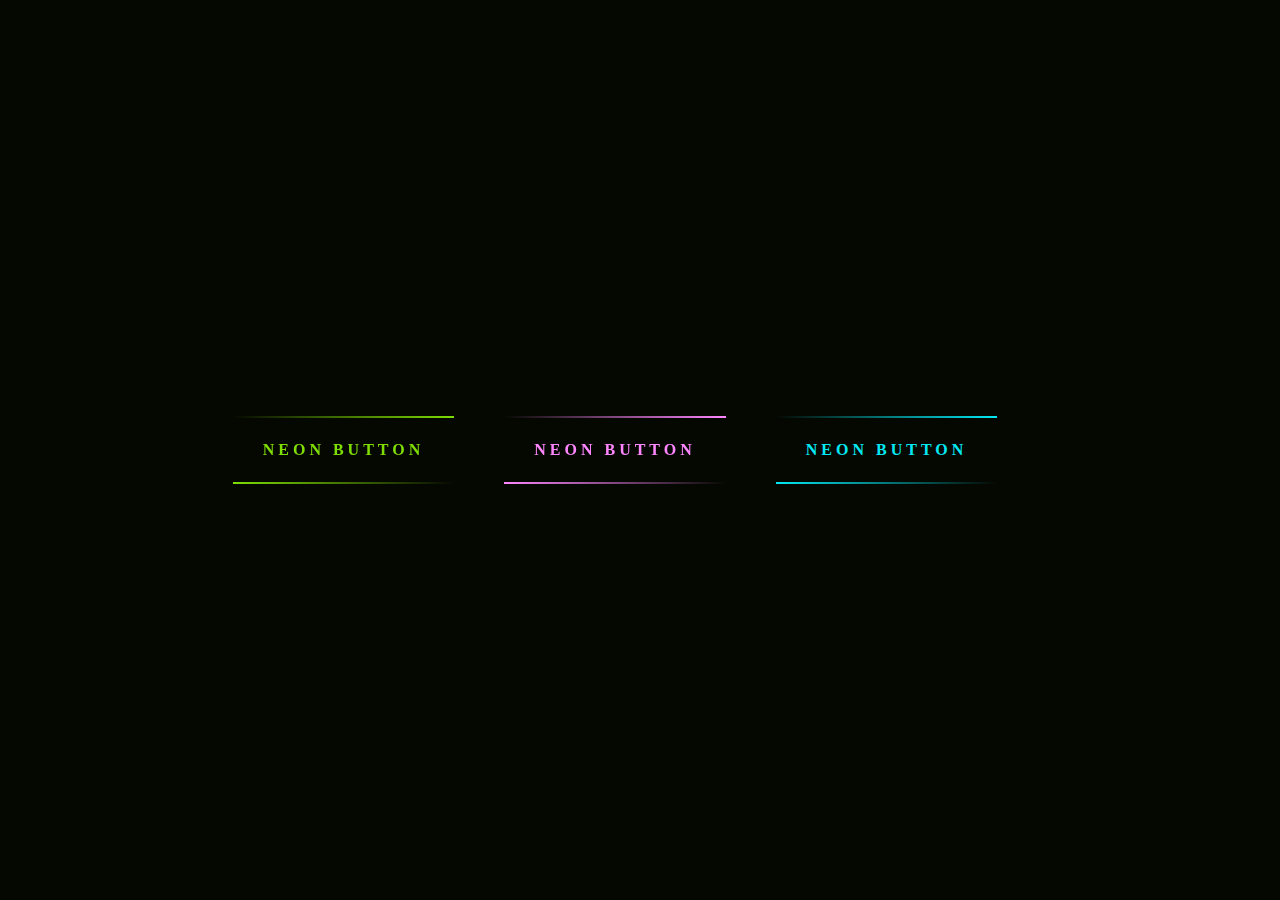
<file: 01_day/index.html>
<!DOCTYPE html>
<html lang="en">
<head>
    <meta charset="UTF-8">
    <meta http-equiv="X-UA-Compatible" content="IE=edge">
    <meta name="viewport" content="width=device-width, initial-scale=1.0">
    <title>Document</title>
    <link rel="stylesheet" href="styles.css">  
</head>
<body>
    <a href="#">
        <span></span>
        <span></span>
        <span></span>
        <span></span>
        Neon Button
    </a>
    <a href="#">
        <span></span>
        <span></span>
        <span></span>
        <span></span>
        Neon Button
    </a>
    <a href="#">
        <span></span>
        <span></span>
        <span></span>
        <span></span>
        Neon Button
    </a>
</body>
</html>
</file>
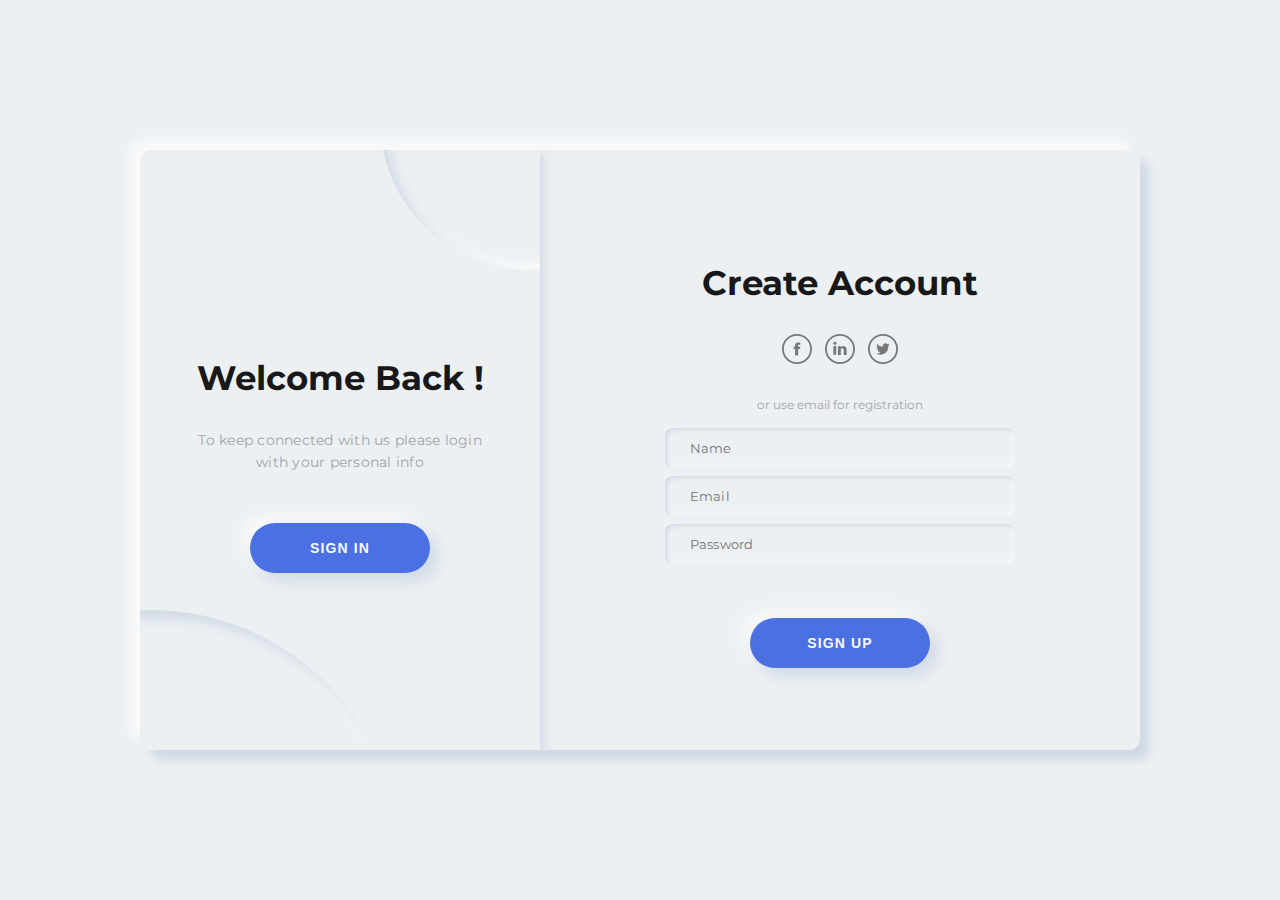
<file: 02_day/index.html>
<!DOCTYPE html>
<html lang="en">
<head>
    <meta charset="UTF-8">
    <title>Login Form</title>
  <link rel="stylesheet" href="style.css">
</head>
<body>
<div class="main">
  <div class="container a-container" id="a-container">
    <form class="form" id="a-form" method="" action="">
      <h2 class="title">Create Account</h2>
      <div class="form__icons">
        <img class="form__icon" src="svg/fb.svg" alt="" />
        <img class="form__icon" src="svg/linkedin.svg" />
        <img class="form__icon" src="svg/twitter.svg" />
      </div>
      <span class="form__span">or use email for registration</span>
      <input class="form__input" type="text" placeholder="Name" />
      <input class="form__input" type="text" placeholder="Email" />
      <input class="form__input" type="password" placeholder="Password" />
      <button class="button submit">SIGN UP</button>
    </form>
  </div>
  <div class="container b-container" id="b-container">
    <form class="form" id="b-form" method="" action="">
      <h2 class="title">Sign in to Website</h2>
      <div class="form__icons">
        <img class="form__icon" src="svg/fb.svg" alt="" />
        <img class="form__icon" src="svg/linkedin.svg" />
        <img class="form__icon" src="svg/twitter.svg" />
      </div>
      <span class="form__span">or use your email account</span>
      <input class="form__input" type="text" placeholder="Email" />
      <input class="form__input" type="password" placeholder="Password" />
      <a class="form__link">Forgot your password?</a>
      <button class="button submit">SIGN IN</button>
    </form>
  </div>
  <div class="switch" id="switch-cnt">
    <div class="switch__circle"></div>
    <div class="switch__circle switch__circle--t"></div>
    <div class="switch__container" id="switch-c1">
      <h2 class="title">Welcome Back !</h2>
      <p class="description">To keep connected with us please login with your personal info</p>
      <button class="switch__button button switch-btn">SIGN IN</button>
    </div>
    <div class="switch__container is-hidden" id="switch-c2">
      <h2 class="switch__title title">Hello Friend !</h2>
      <p class="description">Enter your personal details and start journey with us</p>
      <button class="switch__button button switch-btn">SIGN UP</button>
    </div>
  </div>
</div>
<script src="index.js"></script>
</body>
</html>
</file>
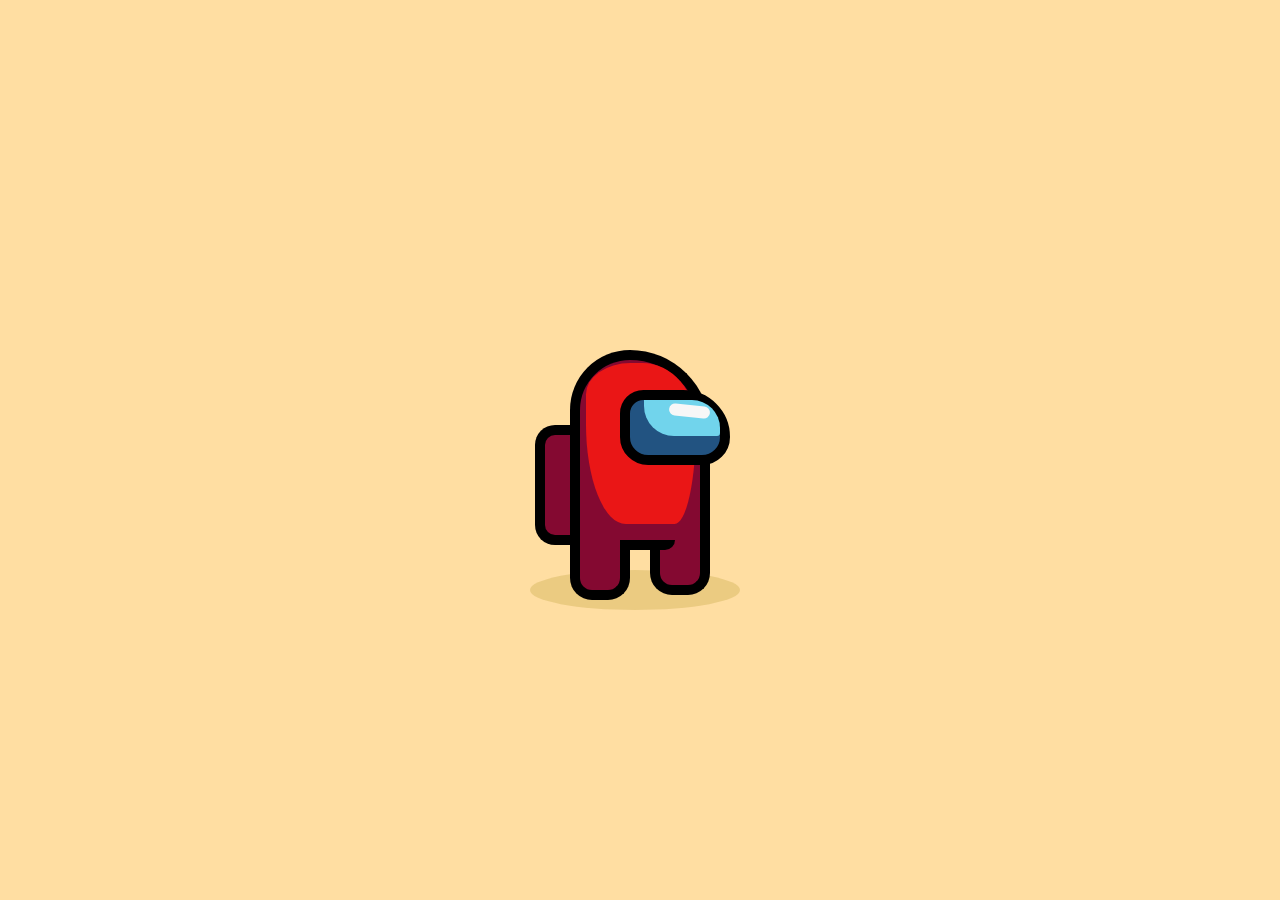
<file: 03_day/index.html>
<!DOCTYPE html>
<html lang="en">
<head>
    <meta charset="UTF-8">
    <title>Among Us</title>
    <link rel="stylesheet" href="style.css">
</head>
<body>
<div class="player">
  <div class="legs"></div>
  <div class="back"></div>
  <div class="glass"></div>
  <div class="shadow"></div>
</div>
</body>
</html>
</file>
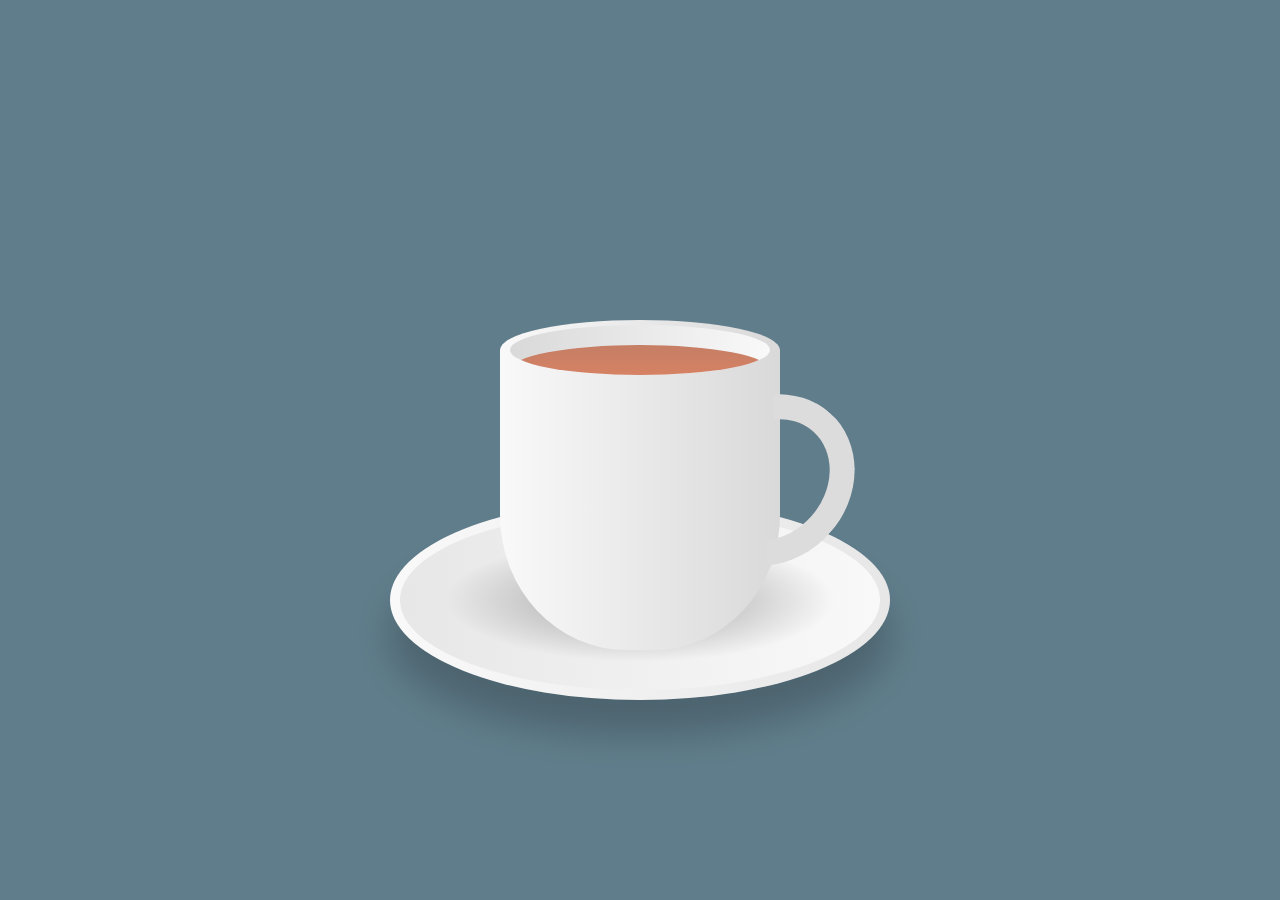
<file: 04_day/index.html>
<!DOCTYPE html>
<html lang="en">
<head>
    <meta charset="UTF-8">
    <title>Hot Cup of</title>
    <link rel="stylesheet" href="style.css">
</head>
<body>
 <div class="container">
     <div class="plate"></div>
  <div class="cup">
      <div class="top">
          <div class="circle">
              <div class="tea"></div>
          </div>
      </div>
      <div class="handle"></div>
  </div>
 </div>
</body>
</html>
</file>
<file: 01_day/styles.css>
* {
    margin: 0;
    padding: 0;
    box-sizing: border-box;
}

body {
    display: flex;
    justify-content: center;
    align-items: center;
    height: 100vh;
    background-color: #050801;
    font-weight: bold;
}

a {
    position: relative;
    display: inline-block;
    padding: 25px 30px;
    margin: 40px 0;
    color: #03e9f4;
    text-decoration: none;
    text-transform: uppercase;
    transition: 0.5s;
    letter-spacing: 4px;
    overflow: hidden;
    margin-right: 50px;
}

a:hover {
    background-color: #03e9f4;
    color: #050801;
    box-shadow: 0 0 5px #03e9f4, 0 0 25px #03e9f4, 0 0 50px #03e9f4, 0 0 200px #03e9f4;
    -webkit-box-reflect: below 1px linear-gradient(transparent, #0005);
}

a:nth-child(1){
    filter: hue-rotate(270deg);
}

a:nth-child(2){
    filter: hue-rotate(110deg);
}

a span {
    position: absolute;
    display: block; 
}

a span:nth-child(1){
    top: 0;
    left: 0;
    width: 100%;
    height: 2px;
    background: linear-gradient(90deg, transparent, #03e9f4);
    animation: animate1 1s infinite;
}

@keyframes animate1 {
    0%{
        left: -100%;
    }
    50%, 100% {
        left: 100%;
    }
}

a span:nth-child(2){
    top: -100%;
    left: 0;
    width: 2px;
    height: 100%;
    background: linear-gradient(100deg, transparent, #03e9f4);
    animation: animate2 1s linear infinite;
    animation-delay: 0.25s;
}

@keyframes animate2 {
    0%{
        top: -100%;
    }
    50%, 100% {
        top: 100%;
    }
}

a span:nth-child(3){
    bottom: 0;
    right: 0;
    width: 100%;
    height: 2px;
    background: linear-gradient(270deg, transparent, #03e9f4);
    animation: animate3 1s linear infinite;
    animation-delay: 0.5s;
}

@keyframes animate3 {
    0%{
        right: -100%;
    }
    50%, 100% {
        right: 100%;
    }
}

a span:nth-child(4){
    bottom: -100%;
    right: 0;
    width: 2px;
    height: 100%;
    background: linear-gradient(360deg, transparent, #03e9f4);
    animation: animate4 1s linear infinite;
    animation-delay: 0.75s;
}

@keyframes animate4 {
    0%{
        bottom: -100%;
    }
    50%, 100% {
        bottom: 100%;
    }
}
</file>
<file: 02_day/style.css>
@import url('https://fonts.googleapis.com/css2?family=Montserrat:wght@400;700;800&display=swap');

*,
*::after,
*::before {
  margin: 0;
  padding: 0;
  box-sizing: border-box;
  user-select: none;
}

body {
  width: 100%;
  height: 100vh;
  display: flex;
  justify-content: center;
  align-items: center;
  font-family: 'Montserrat', sans-serif;
  font-size: 12px;
  background-color: #ecf0f3;
  color: #a0a5a8;
}

.main {
  position: relative;
  width: 1000px;
  min-width: 1000px;
  min-height: 600px;
  height: 600px;
  padding: 25px;
  background-color: #ecf0f3;
  box-shadow: 10px 10px 10px #d1d9e6, -10px -10px 10px #f9f9f9;
  border-radius: 12px;
  overflow: hidden;
}

.container {
  display: flex;
  justify-content: center;
  align-items: center;
  position: absolute;
  top: 0;
  width: 600px;
  height: 100%;
  padding: 25px;
  background-color: #ecf0f3;
  transition: 1.25s;
}

.form {
  display: flex;
  justify-content: center;
  align-items: center;
  flex-direction: column;
  width: 100%;
  height: 100%;
}

.form__icon {
  object-fit: contain;
  width: 30px;
  margin: 0 5px;
  opacity: 0.5;
  transition: 0.15s;
}

.form__icon:hover {
  opacity: 1;
  transition: 0.15s;
  cursor: pointer;
}

.form__input {
  width: 350px;
  height: 40px;
  margin: 4px 0;
  padding-left: 25px;
  font-size: 13px;
  letter-spacing: 0.15px;
  border: none;
  outline: none;
  font-family: 'Montserrat', sans-serif;
  background-color: #ecf0f3;
  transition: 0.25s ease;
  border-radius: 8px;
  box-shadow: inset 2px 2px 4px #d1d9e6, inset -2px -2px 4px #f9f9f9;
}

.form__input:focus {
  box-shadow: inset 4px 4px 4px #d1d9e6, inset -4px -4px 4px #f9f9f9;
}
.form__span {
  margin-top: 30px;
  margin-bottom: 12px;
}

.title {
  font-size: 34px;
  font-weight: 700;
  line-height: 3;
  color: #181818;
}

.button {
  width: 180px;
  height: 50px;
  border-radius: 25px;
  margin-top: 50px;
  font-weight: 700;
  font-size: 14px;
  letter-spacing: 1.15px;
  background-color: #4b70e2;
  color: #f9f9f9;
  box-shadow: 8px 8px 16px #d1d9e6, -8px -8px 16px #f9f9f9;
  border: none;
  outline: none;
}

.a-container {
  z-index: 100;
  left: calc(100% - 600px);
}

.form__link {
  color: #181818;
  font-size: 15px;
  margin-top: 25px;
  border-bottom: 1px solid #a0a5a8;
  line-height: 2;
}

.b-container {
  left: calc(100% - 600px);
  z-index: 0;
}

.switch {
  display: flex;
  justify-content: center;
  align-items: center;
  position: absolute;
  top: 0;
  left: 0;
  height: 100%;
  width: 400px;
  padding: 50px;
  z-index: 200;
  transition: 1.25s;
  background-color: #ecf0f3;
  overflow: hidden;
  box-shadow: 4px 4px 10px #d1d9e6, -4px -4px 10px #f9f9f9;
}

.switch__circle {
  position: absolute;
  width: 500px;
  height: 500px;
  border-radius: 50%;
  background-color: #ecf0f3;
  box-shadow: inset 8px 8px 12px #d1d9e6, inset -8px -8px 12px #f9f9f9;
  bottom: -60%;
  left: -60%;
  transition: 1.25s;
}

.switch__circle--t {
  top: -30%;
  left: 60%;
  width: 300px;
  height: 300px;
}

.switch__container {
  display: flex;
  justify-content: center;
  align-items: center;
  flex-direction: column;
  position: absolute;
  width: 400px;
  padding: 50px 55px;
  transition: 1.25s;
}

.switch__button {
  cursor: pointer;
}

.switch__button:hover {
  box-shadow: 6px 6px 10px #d1d9e6, -6px -6px 10px #f9f9f9;
  transform: scale(0.985);
  transition: 0.25s;
}

.switch__button:active,
.switch__button:focus {
  box-shadow: 2px 2px 6px #d1d9e6, -2px -2px 6px #f9f9f9;
  transform: scale(0.97);
  transition: 0.25s;
}

.is-txr {
  left: calc(100% - 400px);
  transition: 1.25s;
  transform-origin: left;
}
.is-txl {
  left: 0;
  transition: 1.25s;
  transform-origin: right;
}
.is-z200 {
  z-index: 200;
  transition: 1.25s;
}
.is-hidden {
  visibility: hidden;
  opacity: 0;
  position: absolute;
  transition: 1.25s;
}
.is-gx {
  animation: is-gx 1.25s;
}

@keyframes is-gx {
  0%,
  10%,
  100% {
    width: 400px;
  }
  30%,
  50% {
    width: 500px;
  }
}

.description {
  font-size: 14px;
  letter-spacing: 0.25px;
  text-align: center;
  line-height: 1.6;
}
</file>
<file: 03_day/style.css>
*,
*::after,
*::before {
  margin: 0;
  padding: 0;
  box-sizing: border-box;
}

body {
  background-color: #ffdea2;
}

.player {
  background-color: #840931;
  height: 200px;
  width: 140px;
  position: absolute;
  margin: auto;
  left: 0;
  right: 0;
  bottom: 0;
  top: 0;
  border: 10px solid #000000;
  border-bottom: none;
  border-radius: 60px 80px 0 0;
  z-index: 1;
}
.player:after {
  content: "";
  position: absolute;
  width: 92%;
  height: 85%;
  background-color: #ea1616;
  top: 2.5px;
  left: 6px;
  border-radius: 58% 70% 28% 52%/28% 56% 88% 89%;
}
.player .legs {
  height: 50px;
  width: 60px;
  background-color: #840931;
  position: absolute;
  bottom: -50px;
  left: -10px;
  border: 10px solid #000000;
  border-top: none;
  border-radius: 0 0 22px 22px;
  z-index: 1;
}
.player .legs:before {
  content: "";
  height: 45px;
  width: 60px;
  background-color: #840931;
  position: absolute;
  right: -90px;
  border: 10px solid #000000;
  border-top: none;
  border-radius: 0 0 22px 22px;
}
.player .legs:after {
  content: "";
  height: 10px;
  width: 55px;
  background-color: #000000;
  position: absolute;
  top: -10px;
  left: 40px;
  border-radius: 0 0 10px 0;
}
.player .back {
  height: 120px;
  width: 35px;
  background-color: #840931;
  position: absolute;
  border: 10px solid #000000;
  left: -45px;
  top: 65px;
  border-right: none;
  border-radius: 20px 0 0 20px;
}
.player .back:before {
  content: "";
  height: 78px;
  width: 26px;
  background-color: #840931;
  bottom: -0.5px;
  left: -1px;
  border-radius: 12px 0 0 8px;
}
.player .glass {
  height: 75px;
  width: 110px;
  background-color: #225381;
  z-index: 2;
  position: absolute;
  top: 30px;
  left: 40px;
  border-radius: 25px 50px 30px 30px;
  border: 10px solid black;
}
.player .glass:before {
  content: "";
  position: absolute;
  width: 85%;
  height: 65%;
  background-color: #71d4ec;
  border-radius: 0 28px 3px 30px;
  right: 0;
  top: 0;
}
.player .glass:after {
  content: "";
  position: absolute;
  width: 45%;
  height: 22%;
  background-color: #f7f7f7;
  left: 39px;
  top: 5px;
  border-radius: 10px;
  transform: rotate(6deg);
}
.player .shadow {
  height: 40px;
  width: 210px;
  background-color: rgba(153, 130, 0, 0.2);
  position: absolute;
  bottom: -60px;
  right: -40px;
  border-radius: 50%;
  z-index: 0;
}

/*# sourceMappingURL=style.css.map */
</file>
<file: 04_day/style.css>
* {
  margin: 0;
  padding: 0;
  box-sizing: border-box;
}

body {
  display: flex;
  justify-content: center;
  align-items: center;
  min-height: 100vh;
  background: #607d8b;
}

.container {
  position: relative;
  top: 50px;
}
.container .plate {
  position: absolute;
  bottom: -50px;
  left: 50%;
  transform: translateX(-50%);
  width: 500px;
  height: 200px;
  background: linear-gradient(to right, #f9f9f9, #e7e7e7);
  border-radius: 50%;
  box-shadow: 0 35px 35px rgba(0, 0, 0, 0.2);
}
.container .plate:before {
  content: "";
  position: absolute;
  top: 10px;
  left: 10px;
  right: 10px;
  bottom: 10px;
  border-radius: 50%;
  background: linear-gradient(to left, #f9f9f9, #e7e7e7);
}
.container .plate:after {
  content: "";
  position: absolute;
  top: 30px;
  left: 30px;
  right: 30px;
  bottom: 30px;
  background: radial-gradient(rgba(0, 0, 0, 0.2) 25%, transparent, transparent);
  border-radius: 50%;
}
.container .cup {
  position: relative;
  width: 280px;
  height: 300px;
  background: linear-gradient(to right, #f9f9f9, #d9d9d9);
  border-bottom-left-radius: 45%;
  border-bottom-right-radius: 45%;
}
.container .cup .top {
  position: absolute;
  top: -30px;
  left: 0;
  width: 100%;
  height: 60px;
  background: linear-gradient(to right, #f9f9f9, #d9d9d9);
  border-radius: 50%;
}
.container .cup .top .circle {
  position: absolute;
  top: 5px;
  left: 10px;
  width: calc(100% - 20px);
  height: 50px;
  background: linear-gradient(to left, #f9f9f9, #d9d9d9);
  border-radius: 50%;
  box-sizing: border-box;
  overflow: hidden;
}
.container .cup .top .circle .tea {
  position: absolute;
  top: 20px;
  left: 0;
  width: 100%;
  height: 100%;
  background: linear-gradient(#c57e65, #e28462);
  border-radius: 50%;
}
.container .cup .handle {
  position: absolute;
  right: -70px;
  top: 40px;
  width: 160px;
  height: 180px;
  border: 25px solid #dcdcdc;
  border-left: 25px solid transparent;
  border-bottom: 25px solid transparent;
  border-radius: 50%;
  transform: rotate(42deg);
}

/*# sourceMappingURL=style.css.map */
</file>
